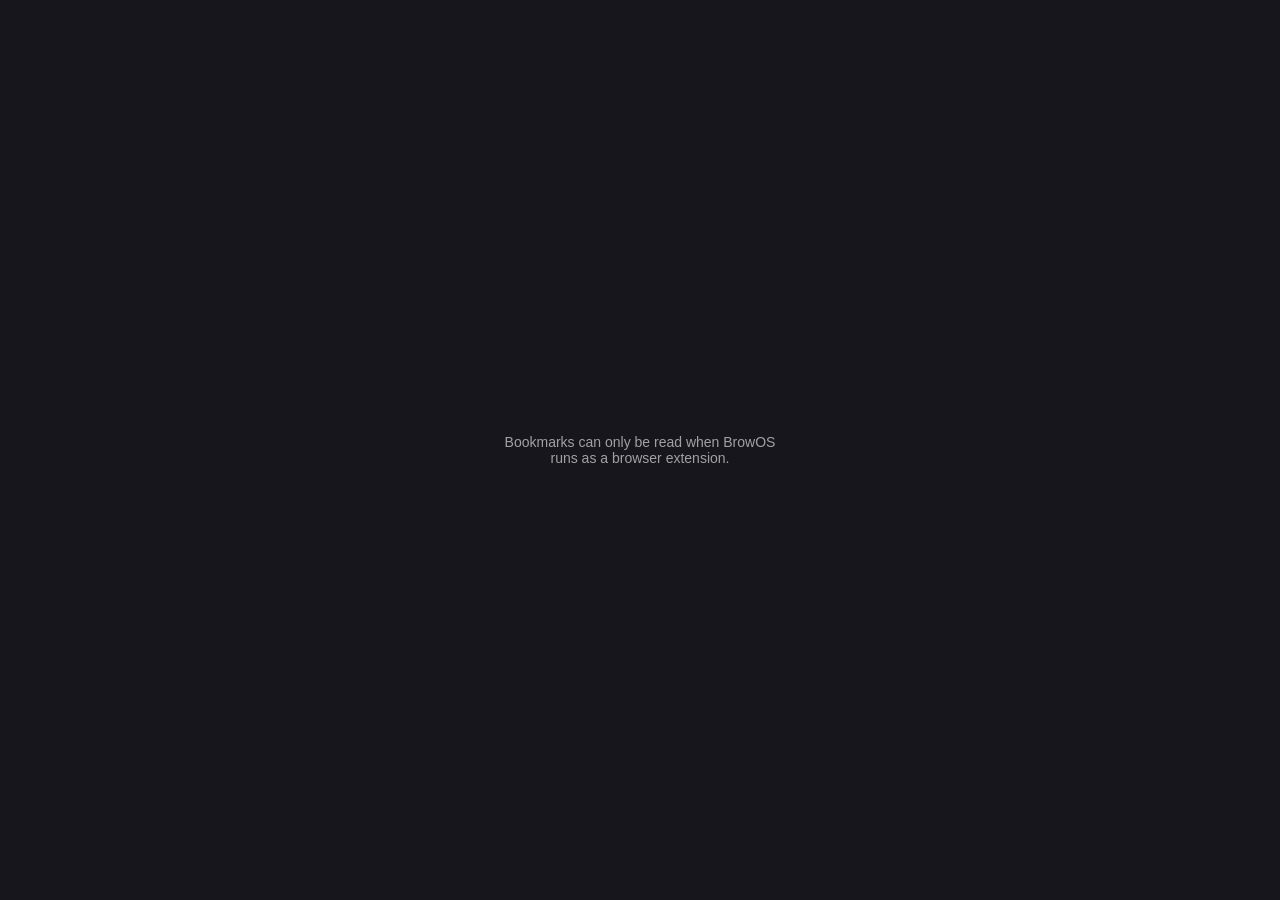
<file: apps/bookmarks/index.html>
<!DOCTYPE html>
<html lang="en">
<head>
	<meta charset="UTF-8">
	<meta name="description" content="Browse and search your browser bookmarks.">
	<title>Bookmarks</title>
	<link rel="stylesheet" href="../shared/base.css">
	<link rel="stylesheet" href="style.css">
</head>
<body>
	<div id="app" class="bookmarks"></div>
	<script src="../shared/theme.js"></script>
	<script src="app.js"></script>
</body>
</html>
</file>
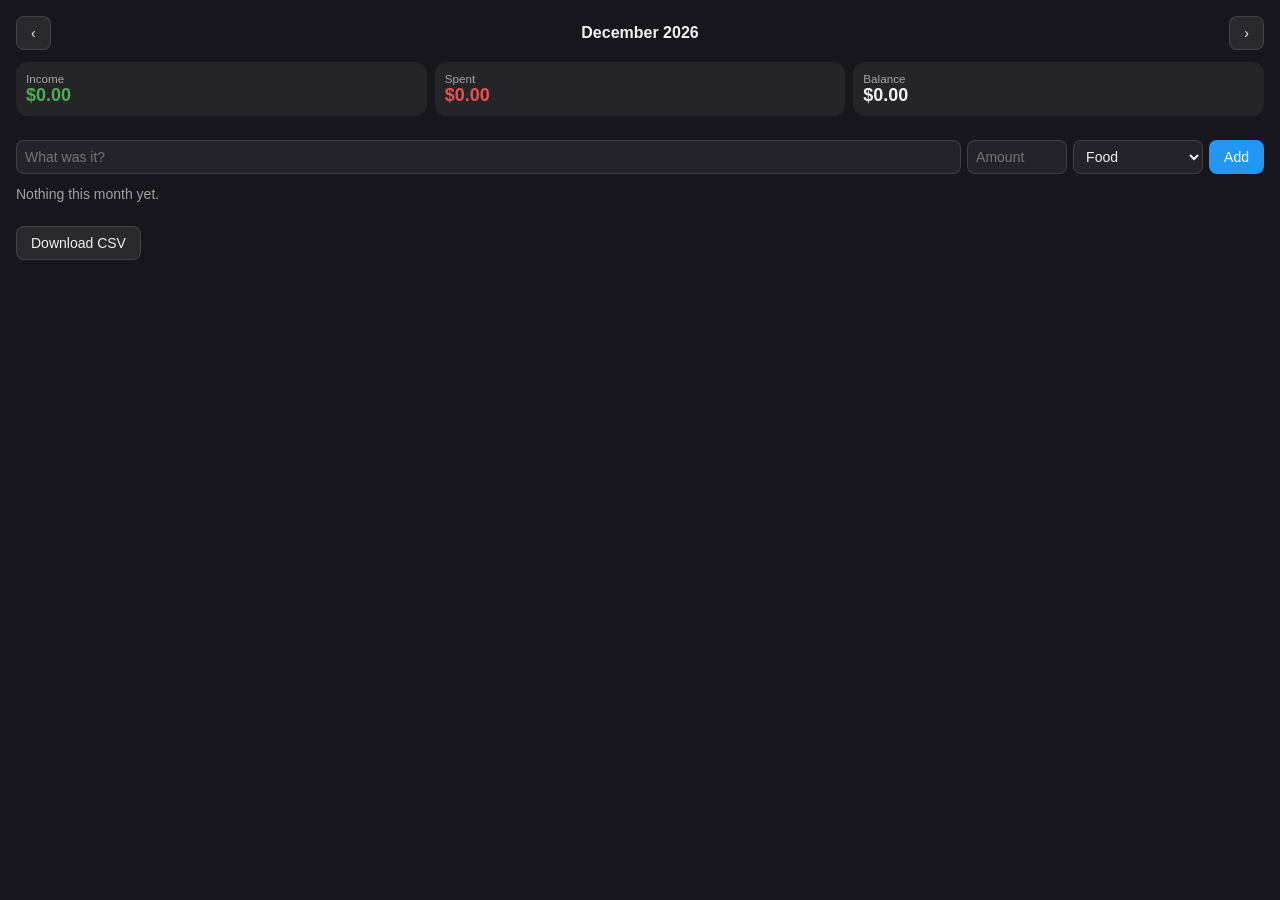
<file: apps/budget/index.html>
<!DOCTYPE html>
<html lang="en">
<head>
	<meta charset="UTF-8">
	<meta name="description" content="A simple income and expense tracker.">
	<title>Budget</title>
	<link rel="stylesheet" href="../shared/base.css">
	<link rel="stylesheet" href="style.css">
</head>
<body>
	<div id="app" class="budget"></div>
	<script src="../shared/theme.js"></script>
	<script src="app.js"></script>
</body>
</html>
</file>
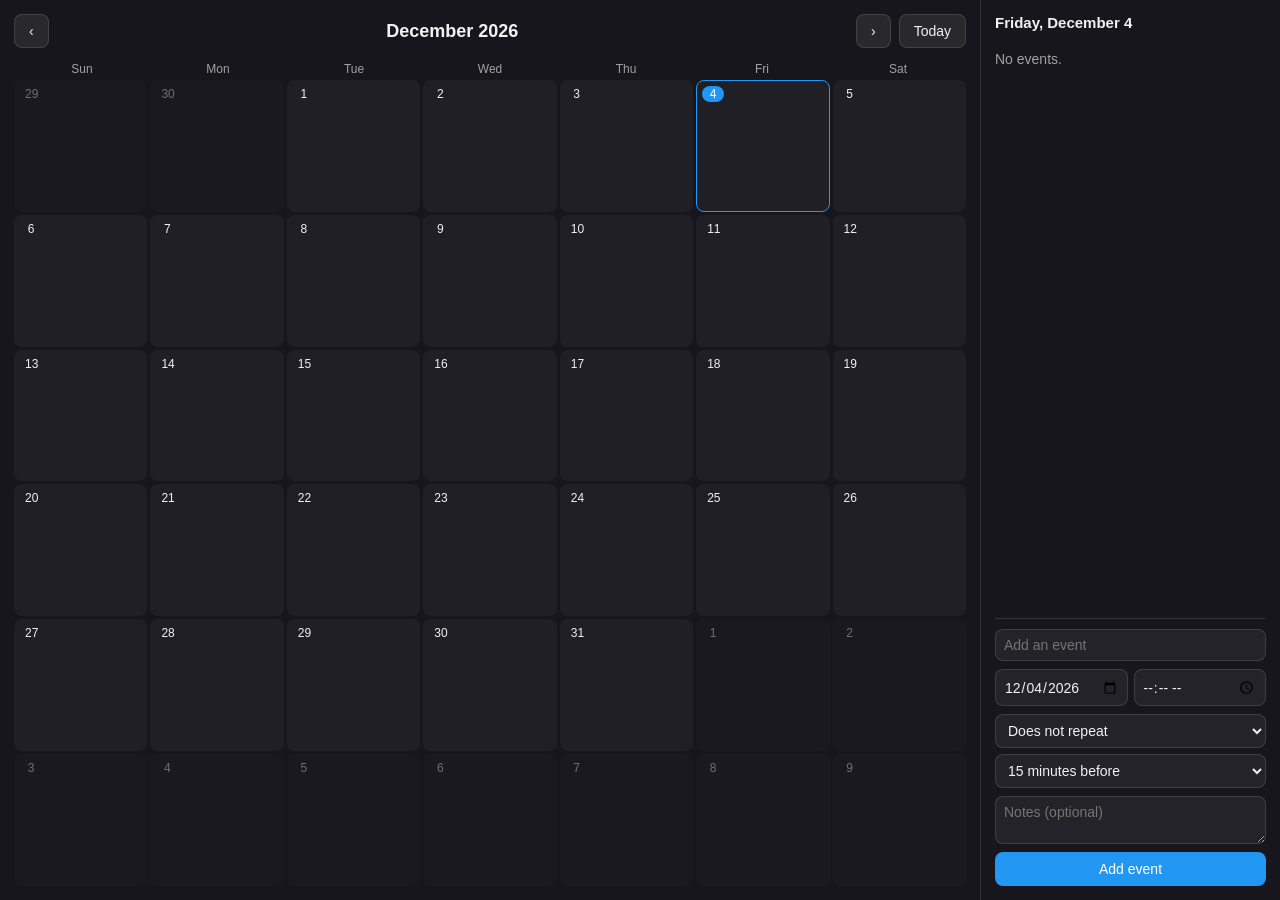
<file: apps/calendar/index.html>
<!DOCTYPE html>
<html lang="en">
<head>
	<meta charset="UTF-8">
	<meta name="description" content="A calendar with events, repeats and reminders. Everything stays in your browser.">
	<title>Calendar</title>
	<link rel="stylesheet" href="../shared/base.css">
	<link rel="stylesheet" href="style.css">
</head>
<body>
	<div class="cal">
		<section class="cal-month">
			<header>
				<button id="prev" aria-label="Previous month">‹</button>
				<h2 id="title"></h2>
				<button id="next" aria-label="Next month">›</button>
				<button id="today">Today</button>
			</header>
			<div class="cal-weekdays" id="weekdays"></div>
			<div class="cal-grid" id="grid" role="grid"></div>
		</section>

		<section class="cal-day">
			<h3 id="dayTitle"></h3>
			<ul class="cal-events" id="events"></ul>
			<div class="muted" id="noEvents">No events.</div>

			<form class="cal-form" id="form">
				<input type="text" id="fTitle" placeholder="Add an event" maxlength="120" autocomplete="off" required>
				<div class="row">
					<input type="date" id="fDate" required>
					<input type="time" id="fTime" title="Leave empty for an all day event">
				</div>
				<div class="row stack">
					<select id="fRepeat" title="Repeat">
						<option value="none">Does not repeat</option>
						<option value="daily">Every day</option>
						<option value="weekdays">Every weekday</option>
						<option value="weekly">Every week</option>
						<option value="monthly">Every month</option>
						<option value="yearly">Every year</option>
					</select>
					<select id="fRemind" title="Reminder">
						<option value="-1">No reminder</option>
						<option value="0">At the time</option>
						<option value="5">5 minutes before</option>
						<option value="15" selected>15 minutes before</option>
						<option value="30">30 minutes before</option>
						<option value="60">1 hour before</option>
						<option value="1440">1 day before</option>
					</select>
				</div>
				<textarea id="fNotes" placeholder="Notes (optional)" rows="2" maxlength="500"></textarea>
				<div class="row">
					<button class="primary" type="submit" id="save">Add event</button>
					<button type="button" id="cancel" hidden>Cancel</button>
				</div>
			</form>
		</section>
	</div>

	<script src="../shared/theme.js"></script>
	<script src="calendar-core.js"></script>
	<script src="app.js"></script>
</body>
</html>
</file>
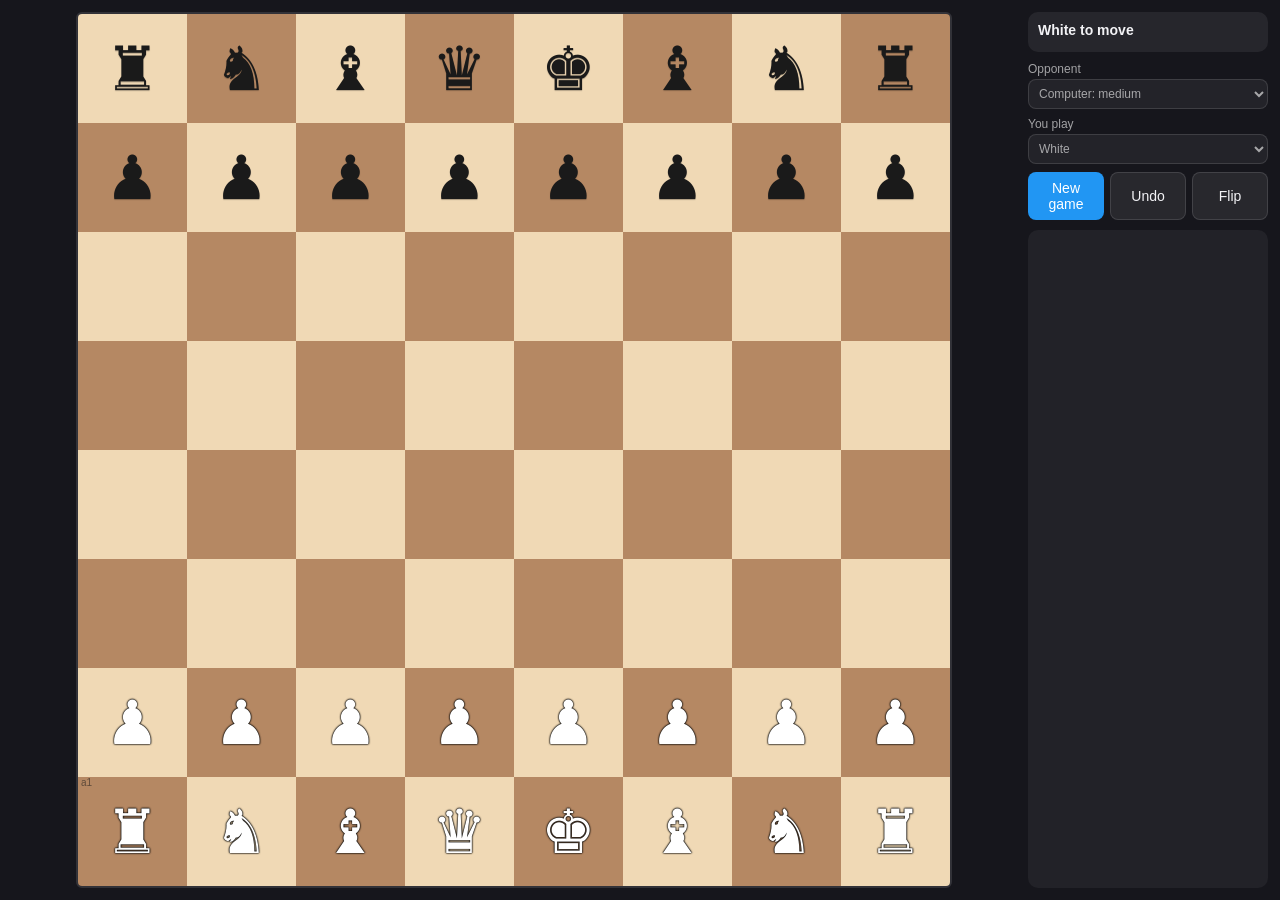
<file: apps/chess/index.html>
<!DOCTYPE html>
<html lang="en">
<head>
	<meta charset="UTF-8">
	<meta name="description" content="Play chess against the computer or a friend on the same screen.">
	<title>Chess</title>
	<link rel="stylesheet" href="../shared/base.css">
	<link rel="stylesheet" href="style.css">
</head>
<body>
	<div class="chess">
		<div class="chess-main">
			<div class="board-wrap"><div class="board" id="board" role="grid" aria-label="Chess board"></div></div>
			<div class="promo" id="promo" hidden></div>
		</div>
		<aside class="chess-side">
			<div class="chess-status" id="status" role="status"></div>
			<div class="chess-controls">
				<label>Opponent
					<select id="mode">
						<option value="1">Computer: easy</option>
						<option value="2" selected>Computer: medium</option>
						<option value="3">Computer: hard</option>
						<option value="0">Two players</option>
					</select>
				</label>
				<label>You play
					<select id="side"><option value="w">White</option><option value="b">Black</option></select>
				</label>
				<div class="row">
					<button id="newGame" class="primary">New game</button>
					<button id="undo">Undo</button>
					<button id="flip">Flip</button>
				</div>
			</div>
			<ol class="chess-moves" id="moves"></ol>
		</aside>
	</div>
	<script src="../shared/theme.js"></script>
	<script src="chess-core.js"></script>
	<script src="app.js"></script>
</body>
</html>
</file>
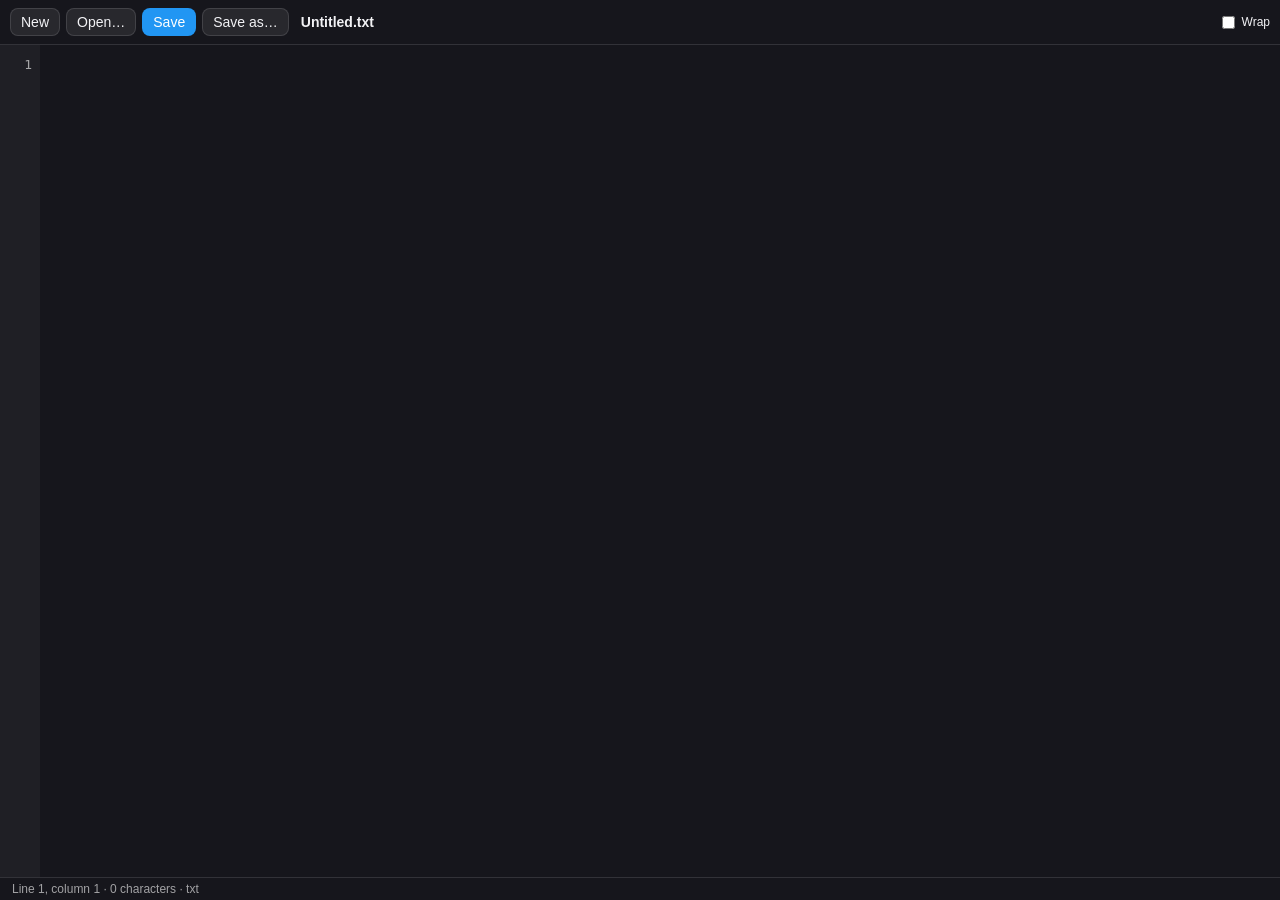
<file: apps/codeeditor/index.html>
<!DOCTYPE html>
<html lang="en">
<head>
	<meta charset="UTF-8">
	<meta name="description" content="A small code and text editor with syntax colors that saves to Files.">
	<title>Code Editor</title>
	<link rel="stylesheet" href="../shared/base.css">
	<link rel="stylesheet" href="style.css">
</head>
<body>
	<div class="ce">
		<div class="ce-bar">
			<button id="newButton">New</button>
			<button id="openButton">Open…</button>
			<button id="saveButton" class="primary">Save</button>
			<button id="saveAsButton">Save as…</button>
			<span class="ce-name" id="name">Untitled.txt</span>
			<label class="ce-wrap"><input type="checkbox" id="wrap"> Wrap</label>
		</div>
		<div class="ce-editor" id="editor">
			<pre class="ce-lines" id="lines" aria-hidden="true"></pre>
			<div class="ce-code">
				<pre class="ce-highlight" id="highlight" aria-hidden="true"></pre>
				<textarea id="text" spellcheck="false" autocapitalize="off" autocomplete="off" aria-label="Editor"></textarea>
			</div>
		</div>
		<div class="ce-status muted" id="status"></div>
		<input type="file" id="fileInput" hidden>
	</div>
	<script src="../shared/theme.js"></script>
	<script src="highlight.js"></script>
	<script src="app.js"></script>
</body>
</html>
</file>
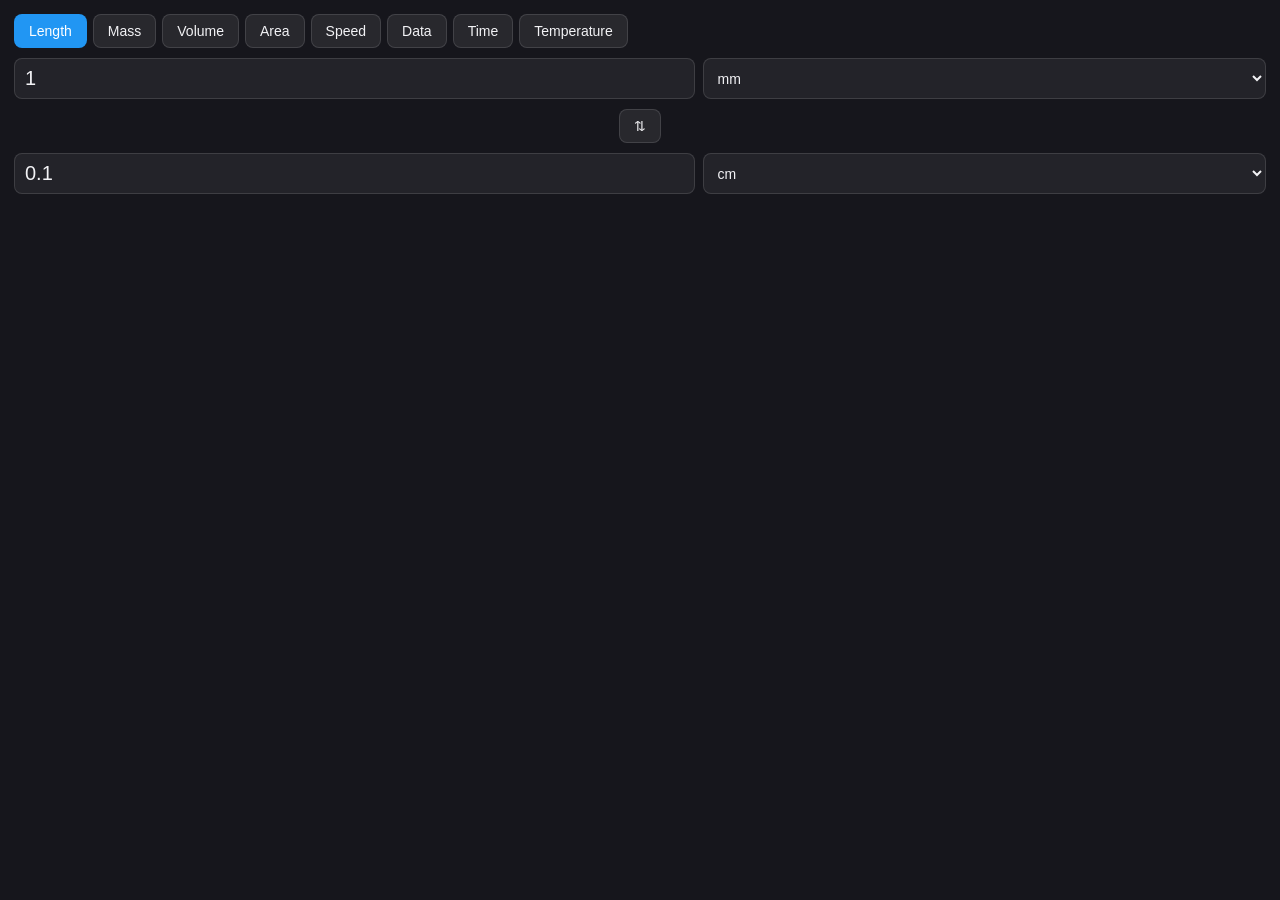
<file: apps/converter/index.html>
<!DOCTYPE html>
<html lang="en">
<head>
	<meta charset="UTF-8">
	<meta name="description" content="Converter">
	<title>Converter</title>
	<link rel="stylesheet" href="../shared/base.css">
	<link rel="stylesheet" href="style.css">
</head>
<body>
	<div class="cv"><div class="cv-tabs" id="tabs" role="tablist"></div><div class="cv-row"><input type="number" id="from" step="any" value="1" aria-label="Value"><select id="fromU" aria-label="From unit"></select></div><button id="swap" title="Swap units">⇅</button><div class="cv-row"><input type="text" id="to" readonly aria-label="Result"><select id="toU" aria-label="To unit"></select></div><p class="muted" id="note"></p></div>
	<script src="../shared/theme.js"></script>
	<script src="app.js"></script>
</body>
</html>
</file>
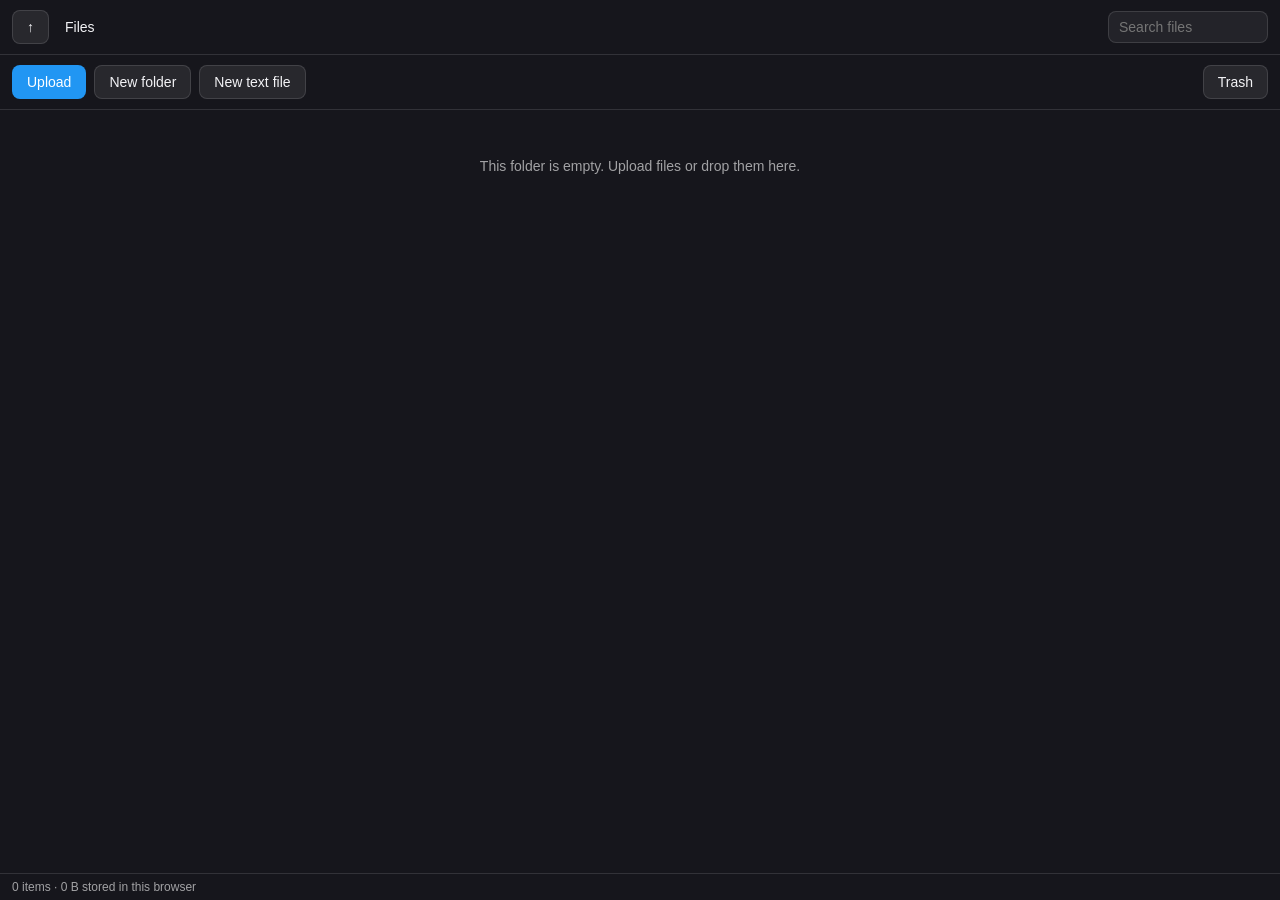
<file: apps/files/index.html>
<!DOCTYPE html>
<html lang="en">
<head>
	<meta charset="UTF-8">
	<meta name="description" content="Browse, upload and organize files stored in your browser.">
	<title>Files</title>
	<link rel="stylesheet" href="../shared/base.css">
	<link rel="stylesheet" href="style.css">
</head>
<body>
	<div class="fm">
		<div class="fm-bar">
			<button id="upButton" title="Up one folder">↑</button>
			<div class="fm-path" id="path"></div>
			<input type="search" id="search" placeholder="Search files" autocomplete="off">
		</div>

		<div class="fm-bar fm-actions">
			<button id="uploadButton" class="primary">Upload</button>
			<button id="newFolderButton">New folder</button>
			<button id="newFileButton">New text file</button>
			<span class="fm-spacer"></span>
			<button id="trashButton" title="Trash">Trash</button>
			<button id="emptyTrashButton" hidden>Empty trash</button>
		</div>

		<div class="fm-main" id="main">
			<ul class="fm-list" id="list"></ul>
			<div class="fm-empty muted" id="empty" hidden></div>
			<div class="fm-drop" id="drop" hidden>Drop files to upload</div>
		</div>

		<div class="fm-status muted" id="status"></div>
		<input type="file" id="fileInput" multiple hidden>
	</div>

	<script src="../shared/theme.js"></script>
	<script src="app.js"></script>
</body>
</html>
</file>
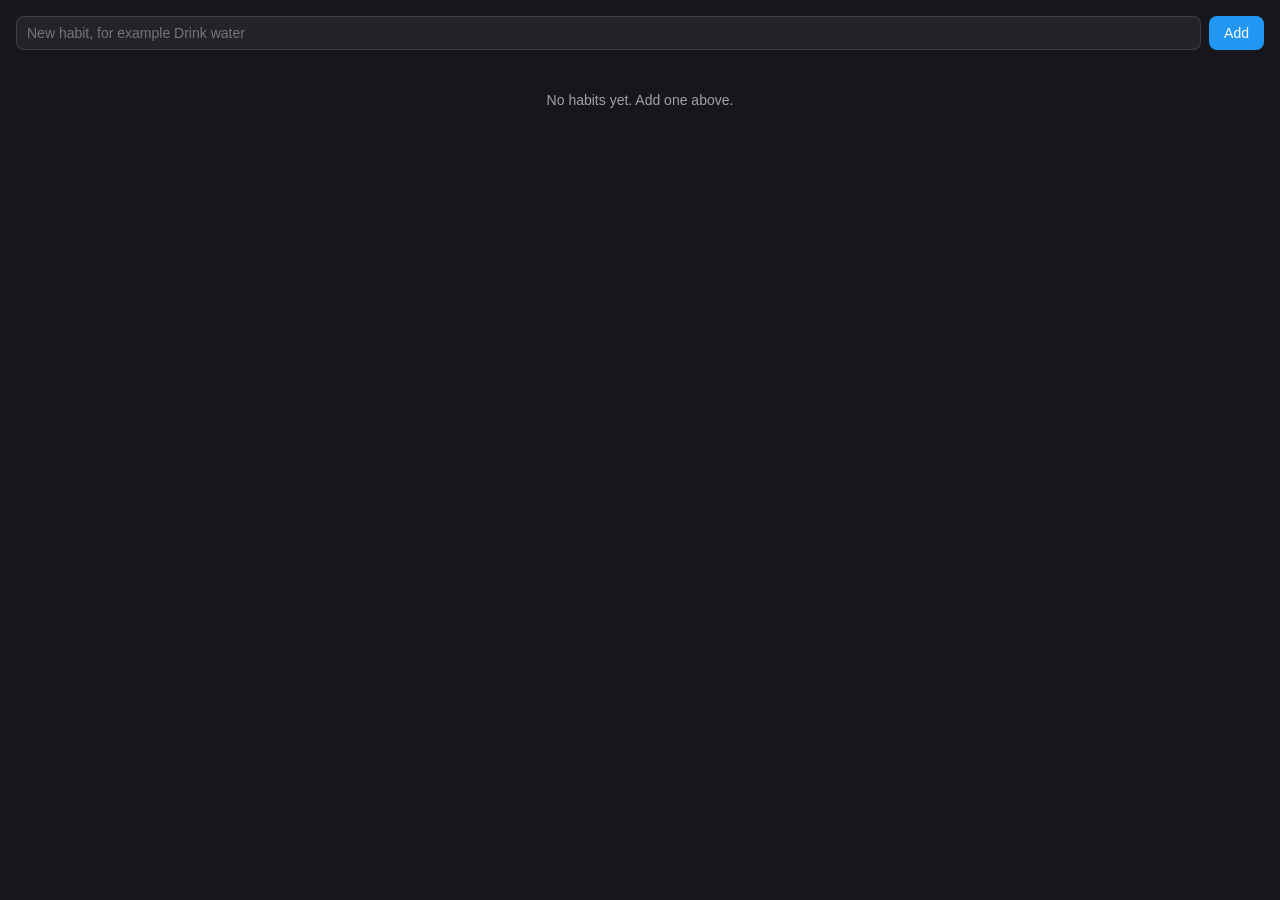
<file: apps/habits/index.html>
<!DOCTYPE html>
<html lang="en">
<head>
	<meta charset="UTF-8">
	<meta name="description" content="Track daily habits and keep your streaks going.">
	<title>Habits</title>
	<link rel="stylesheet" href="../shared/base.css">
	<link rel="stylesheet" href="style.css">
</head>
<body>
	<div id="app" class="habits"></div>
	<script src="../shared/theme.js"></script>
	<script src="app.js"></script>
</body>
</html>
</file>
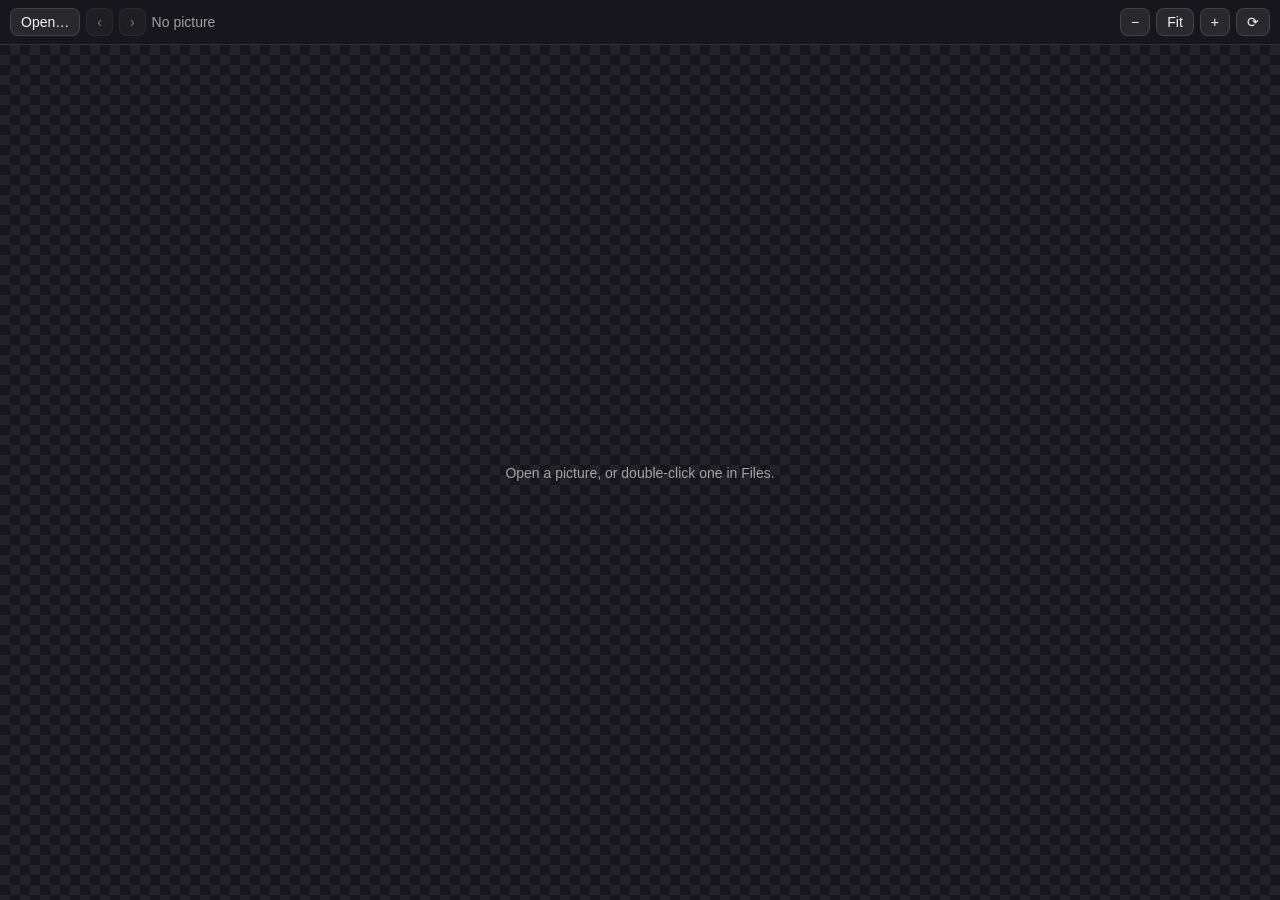
<file: apps/imageviewer/index.html>
<!DOCTYPE html>
<html lang="en">
<head>
	<meta charset="UTF-8">
	<meta name="description" content="View pictures from your files or your computer.">
	<title>Image Viewer</title>
	<link rel="stylesheet" href="../shared/base.css">
	<link rel="stylesheet" href="style.css">
</head>
<body>
	<div class="iv">
		<div class="iv-bar">
			<button id="openButton">Open…</button>
			<button id="prev" title="Previous picture in the folder" disabled>‹</button>
			<button id="next" title="Next picture in the folder" disabled>›</button>
			<span class="iv-name muted" id="name">No picture</span>
			<button id="zoomOut" title="Zoom out">−</button>
			<button id="fit" title="Fit to window">Fit</button>
			<button id="zoomIn" title="Zoom in">+</button>
			<button id="rotate" title="Rotate">⟳</button>
			<button id="saveButton" title="Keep a copy in Files" hidden>Save to Files</button>
		</div>
		<div class="iv-stage" id="stage"><div class="iv-empty muted" id="empty">Open a picture, or double-click one in Files.</div><img id="img" alt="" hidden></div>
		<input type="file" id="fileInput" accept="image/*" hidden>
	</div>
	<script src="../shared/theme.js"></script>
	<script src="app.js"></script>
</body>
</html>
</file>
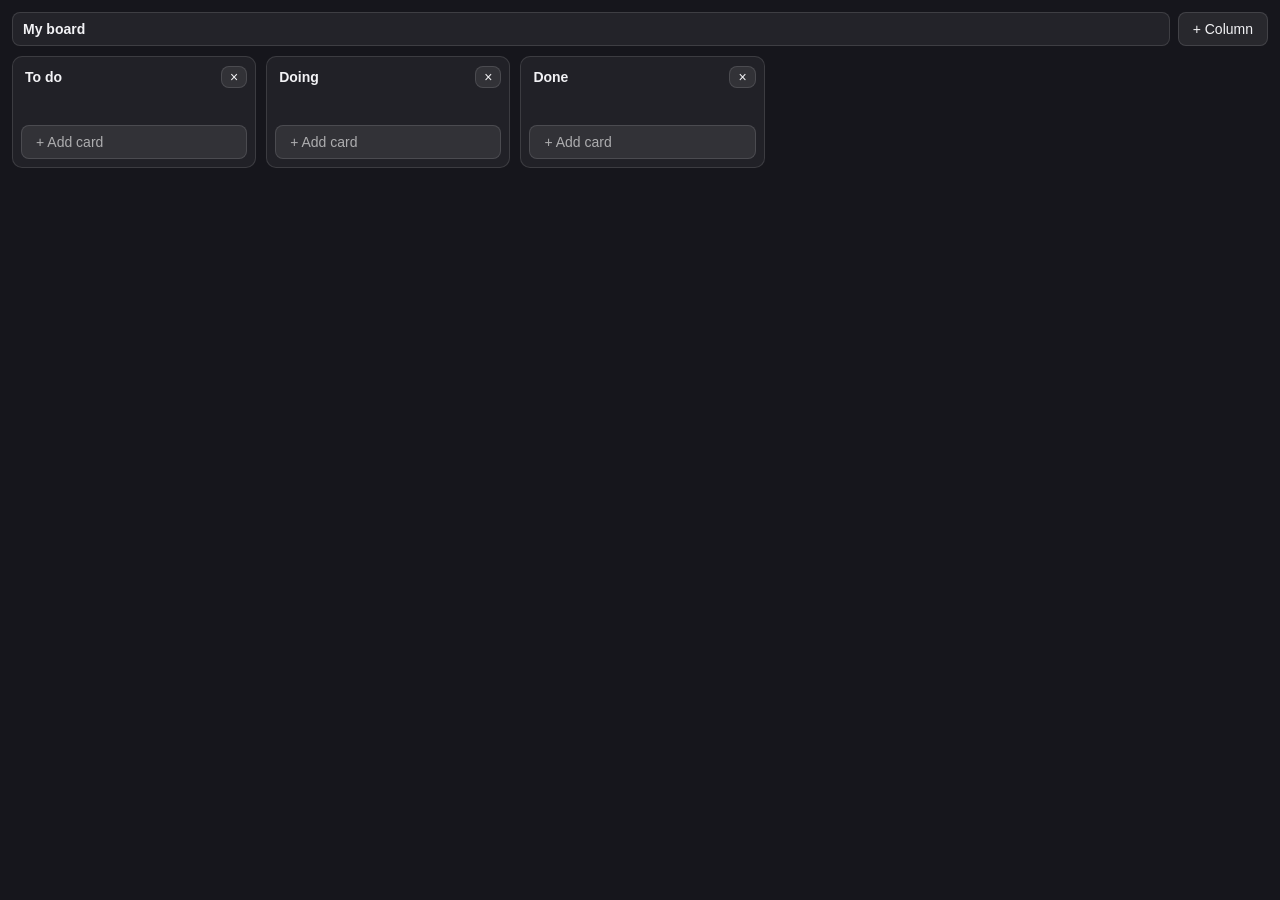
<file: apps/kanban/index.html>
<!DOCTYPE html>
<html lang="en">
<head>
	<meta charset="UTF-8">
	<meta name="description" content="Kanban">
	<title>Kanban</title>
	<link rel="stylesheet" href="../shared/base.css">
	<link rel="stylesheet" href="style.css">
</head>
<body>
	<div class="kb"><div class="kb-top"><input type="text" id="boardName" aria-label="Board name"><button id="addCol">+ Column</button></div><div class="kb-board" id="board"></div></div>
	<script src="../shared/theme.js"></script>
	<script src="app.js"></script>
</body>
</html>
</file>
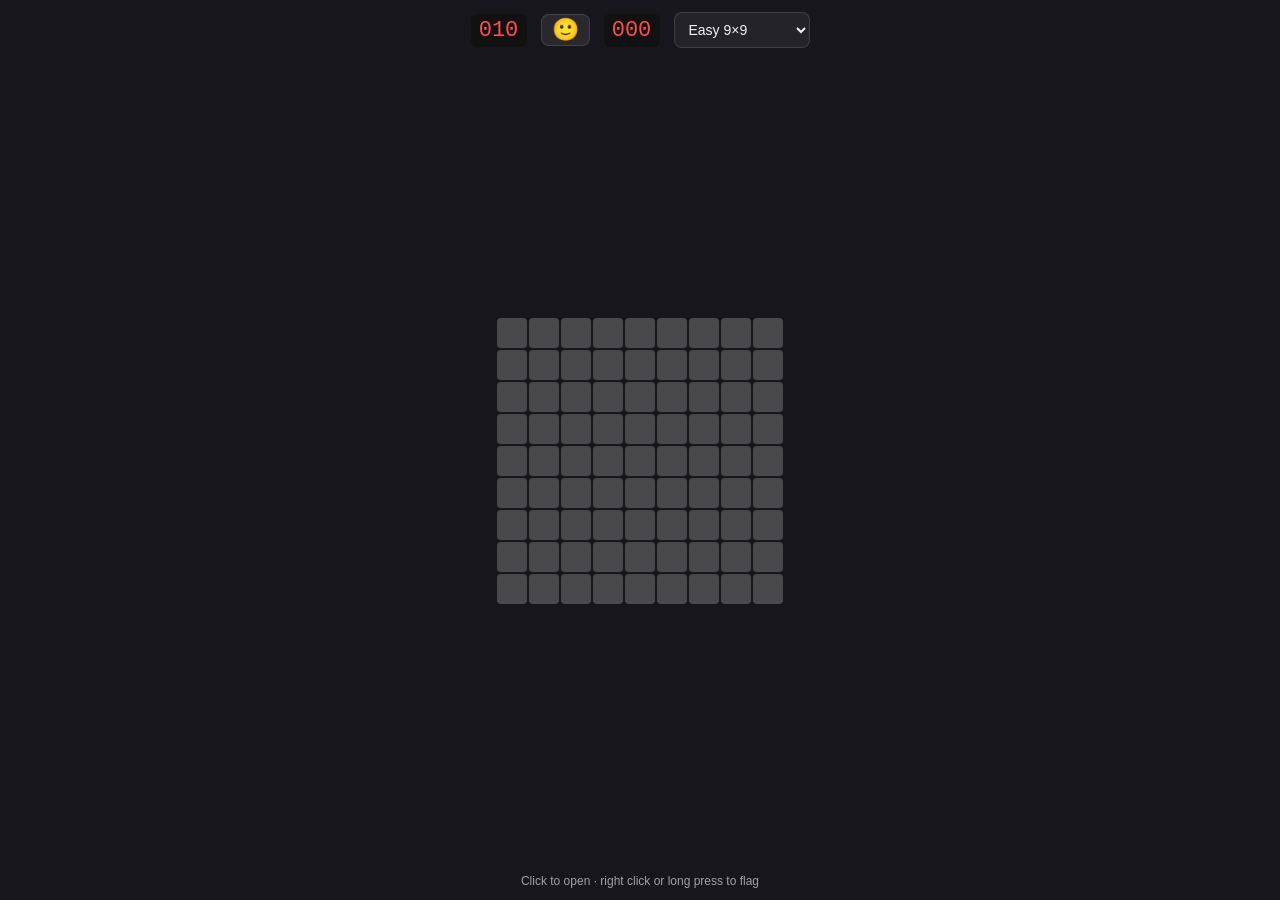
<file: apps/minesweeper/index.html>
<!DOCTYPE html>
<html lang="en">
<head>
	<meta charset="UTF-8">
	<meta name="description" content="The classic mine finding game, with three difficulty levels.">
	<title>Minesweeper</title>
	<link rel="stylesheet" href="../shared/base.css">
	<link rel="stylesheet" href="style.css">
</head>
<body>
	<div class="mines">
		<div class="mines-top">
			<span class="mines-counter" id="flags" title="Mines left">010</span>

			<button id="face" title="New game">🙂</button>

			<span class="mines-counter" id="timer" title="Time">000</span>

			<select id="level" title="Difficulty">
				<option value="easy">Easy 9×9</option>
				<option value="medium">Medium 16×16</option>
				<option value="hard">Hard 24×16</option>
			</select>
		</div>

		<div class="mines-wrap">
			<div class="mines-board" id="board"></div>
		</div>

		<div class="mines-help muted">Click to open · right click or long press to flag</div>
	</div>

	<script src="../shared/theme.js"></script>
	<script src="app.js"></script>
</body>
</html>
</file>
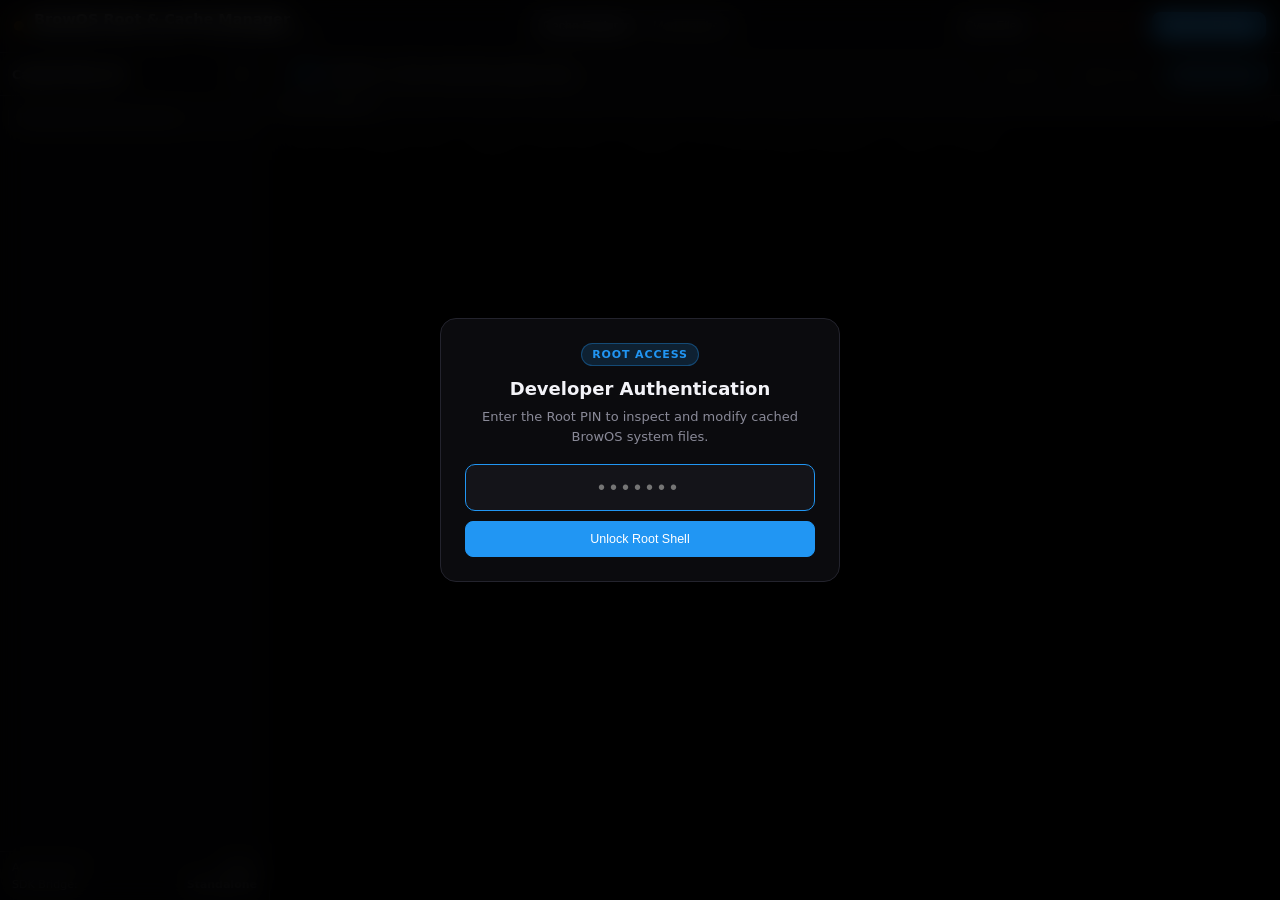
<file: apps/modmanager/index.html>
<!DOCTYPE html>
<html lang="en">
<head>
	<meta charset="UTF-8">
	<meta name="viewport" content="width=device-width, initial-scale=1.0">
	<title>BrowOS Root &amp; Cache Explorer</title>
	<link rel="stylesheet" href="style.css">
	<script src="../../sdk/browos-sdk.js"></script>
</head>
<body>
	<!-- PIN Lock Overlay -->
	<div class="overlay" id="pinOverlay">
		<div class="modal-card pin-card">
			<div class="lock-badge">ROOT ACCESS</div>
			<h2>Developer Authentication</h2>
			<p>Enter the Root PIN to inspect and modify cached BrowOS system files.</p>
			<form id="pinForm" autocomplete="off">
				<input type="password" id="pinInput" inputmode="numeric" maxlength="12" placeholder="•••••••" autofocus>
				<div class="pin-error" id="pinError" hidden>Incorrect PIN</div>
				<button type="submit" class="btn primary full">Unlock Root Shell</button>
			</form>
		</div>
	</div>

	<!-- Warning / Confirmation Modal -->
	<div class="overlay" id="confirmOverlay" hidden>
		<div class="modal-card warn-card">
			<div class="warn-badge" id="confirmBadge">SYSTEM WARNING</div>
			<h2 id="confirmTitle">Root Cache Modification</h2>
			<p id="confirmMessage"></p>
			<div class="modal-actions">
				<button class="btn secondary" id="confirmCancelBtn">Cancel</button>
				<button class="btn danger" id="confirmProceedBtn">Continue</button>
			</div>
		</div>
	</div>

	<!-- Rooting Progress Animation Overlay -->
	<div class="overlay" id="bootAnimOverlay" hidden>
		<div class="modal-card anim-card">
			<div class="spinner-ring"></div>
			<h2 id="animTitle">Patching Offline PWA Cache…</h2>
			<div class="progress-track">
				<div class="progress-fill" id="animProgress"></div>
			</div>
			<div class="boot-log" id="animLog"></div>
		</div>
	</div>

	<!-- Main App Shell -->
	<div class="app">
		<header class="topbar">
			<div class="brand">
				<div class="status-dot" id="statusDot"></div>
				<div>
					<h1>BrowOS Root &amp; Cache Manager</h1>
					<p id="statusText">Scanning Offline PWA Storage…</p>
				</div>
			</div>

			<div class="nav-switch">
				<button class="nav-pill active" data-view="explorerView">Cache Explorer</button>
				<button class="nav-pill" data-view="modsView">Mod Patcher</button>
			</div>

			<div class="top-actions">
				<button class="btn secondary" id="backupFilesBtn" title="Export mods to BrowOS Files">Sync Files</button>
				<button class="btn danger" id="unrootBtn" disabled>Restore Stock</button>
				<button class="btn primary" id="applyBtn">Patch &amp; Reboot</button>
			</div>
		</header>

		<div class="toast-banner" id="banner" hidden></div>

		<!-- VIEW 1: REAL CACHE FILE EXPLORER -->
		<main class="view active" id="explorerView">
			<aside class="tree-sidebar">
				<div class="panel-header">
					<span>Cached Files (<span id="fileCount">0</span>)</span>
					<button class="btn small secondary" id="refreshCacheBtn">↻</button>
				</div>
				<input type="text" class="search-box" id="treeSearch" placeholder="Filter path (e.g. icons/ or js/)…" spellcheck="false">
				<div class="file-tree" id="fileTree"></div>
				<div class="sidebar-footer">
					<div class="info-line"><span>Active Cache:</span> <strong id="cacheName">—</strong></div>
					<div class="info-line"><span>SDK Bridge:</span> <strong id="sdkStatus">—</strong></div>
				</div>
			</aside>

			<section class="inspector-panel">
				<div class="inspector-bar">
					<div class="path-pill">
						<span class="path-label">PATH:</span>
						<code id="selectedFilePath">Select a file from the cache tree</code>
					</div>
					<div class="inspector-actions">
						<button class="btn small secondary" id="copyPathBtn" disabled>Copy Path</button>
						<button class="btn small secondary" id="useInModBtn" disabled>Target in Mod</button>
						<label class="btn small primary upload-label disabled" id="replaceUploadLabel">
							Replace File…
							<input type="file" id="replaceFileInput" hidden disabled>
						</label>
					</div>
				</div>

				<div class="file-meta" id="fileMeta">No file selected</div>
				<div class="image-preview-box" id="imagePreviewBox" hidden>
					<img id="imagePreviewImg" alt="Cached asset preview">
				</div>
				<textarea id="filePreview" readonly spellcheck="false" placeholder="Click any cached file or image on the left to inspect its offline PWA contents or copy its path…"></textarea>
			</section>
		</main>

		<!-- VIEW 2: MOD PATCHER -->
		<main class="view" id="modsView">
			<aside class="mod-sidebar">
				<div class="panel-header">
					<span>Modules</span>
					<button class="btn small primary" id="newModBtn">+ New</button>
				</div>
				<div class="mod-list" id="modList"></div>
				<div class="sidebar-footer">
					<div class="info-line"><span>Safe Mode URL:</span> <code>?safemode=1</code></div>
				</div>
			</aside>

			<section class="editor-panel">
				<div class="editor-header">
					<input type="text" id="modNameInput" placeholder="Module name" spellcheck="false">
					<label class="toggle">
						<input type="checkbox" id="modEnabledInput">
						<span>Enabled</span>
					</label>
					<button class="btn small danger" id="deleteModBtn">Delete</button>
				</div>

				<div class="target-bar">
					<label class="target-field">
						<span>Target File Path:</span>
						<input type="text" id="modTargetInput" placeholder="e.g. index.html or icons/settings-icon.png" spellcheck="false">
					</label>
					<button class="btn small secondary" id="pastePathBtn">Paste Path</button>
					<select id="modModeSelect">
						<option value="inject">Inject (JS / CSS)</option>
						<option value="append">Append to File</option>
						<option value="replace">Overwrite Entire File</option>
					</select>
				</div>

				<div class="tabs" id="editorTabs">
					<button class="tab active" data-tab="js">JavaScript</button>
					<button class="tab" data-tab="css">CSS</button>
				</div>

				<div class="mod-image-preview" id="modImagePreviewBox" hidden>
					<img id="modImagePreviewImg" alt="Replacement image preview">
					<span id="modImageInfo"></span>
				</div>

				<textarea id="codeEditor" spellcheck="false" placeholder="// Write code, paste file contents, or load an image/file below…"></textarea>

				<div class="editor-footer">
					<span id="editorHint">Target any cached file or image path from Cache Explorer.</span>
					<div class="footer-btns">
						<label class="btn small secondary upload-label">
							Load Image / File…
							<input type="file" id="loadModFileInput" hidden>
						</label>
						<button class="btn small primary" id="saveModBtn">Save Module</button>
					</div>
				</div>
			</section>
		</main>
	</div>

	<script src="app.js"></script>
</body>
</html>
</file>
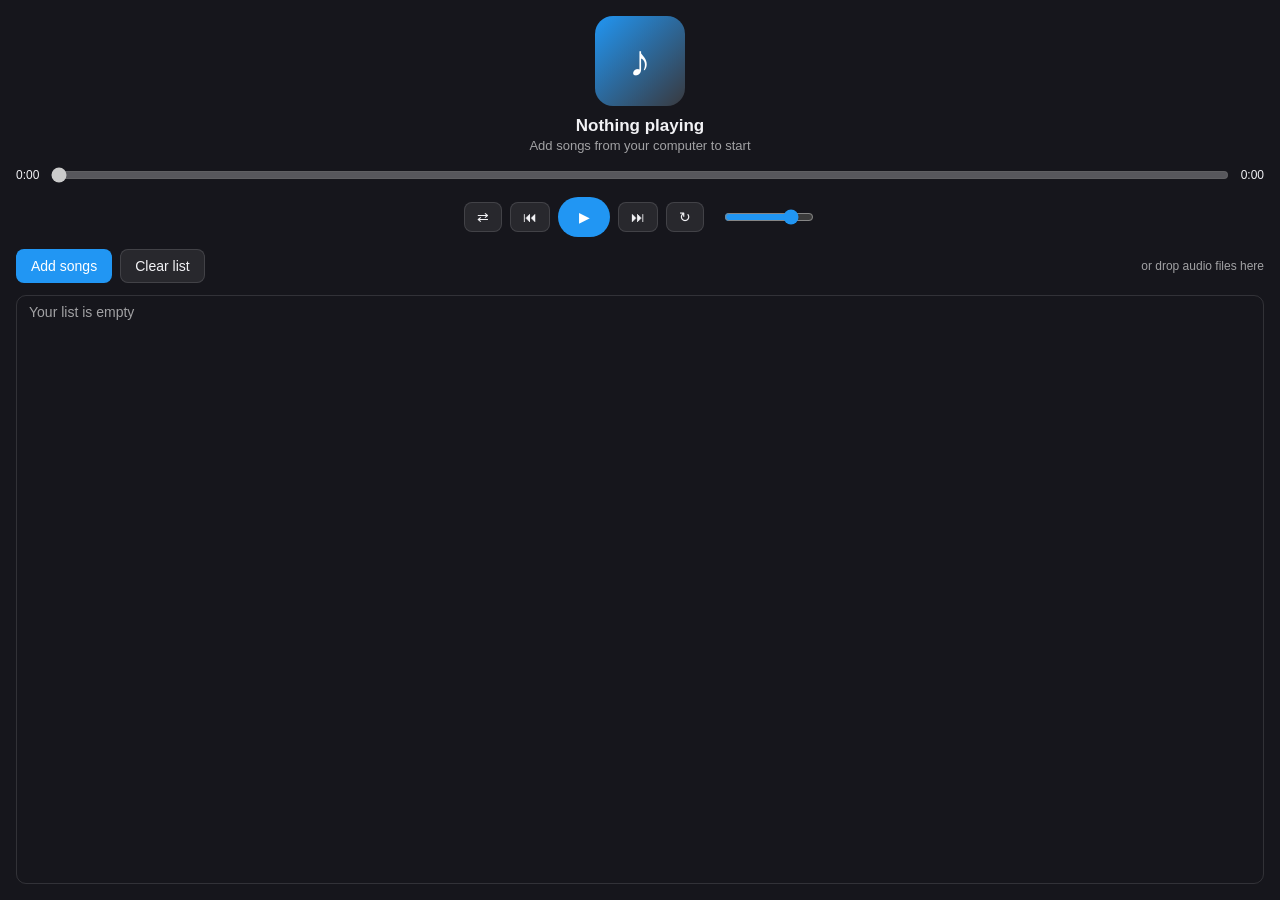
<file: apps/music/index.html>
<!DOCTYPE html>
<html lang="en">
<head>
	<meta charset="UTF-8">
	<meta name="description" content="Play music files from your computer.">
	<title>Music</title>
	<link rel="stylesheet" href="../shared/base.css">
	<link rel="stylesheet" href="style.css">
</head>
<body>
	<div class="music" id="dropZone">
		<div class="music-now">
			<div class="music-art" id="art">♪</div>
			<div class="music-title" id="title">Nothing playing</div>
			<div class="music-sub muted" id="subtitle">Add songs from your computer to start</div>
		</div>

		<div class="music-seek">
			<span id="current">0:00</span>
			<input type="range" id="seek" min="0" max="1000" value="0" disabled>
			<span id="total">0:00</span>
		</div>

		<div class="music-controls">
			<button id="shuffleButton" title="Shuffle">⇄</button>
			<button id="prevButton" title="Previous">⏮</button>
			<button class="primary music-play" id="playButton" title="Play / pause">▶</button>
			<button id="nextButton" title="Next">⏭</button>
			<button id="repeatButton" title="Repeat: off">↻</button>

			<input type="range" id="volume" min="0" max="100" value="80" title="Volume">
		</div>

		<div class="music-bar">
			<label class="music-add">
				<button type="button" id="addButton" class="primary">Add songs</button>
				<input type="file" id="fileInput" accept="audio/*" multiple hidden>
			</label>

			<button id="clearButton">Clear list</button>
			<span class="muted music-hint">or drop audio files here</span>
		</div>

		<ul class="music-list" id="list"></ul>
	</div>

	<audio id="audio" preload="metadata"></audio>

	<script src="../shared/theme.js"></script>
	<script src="app.js"></script>
</body>
</html>
</file>
<file: apps/shared/base.css>
/* Shared look for BrowOS apps (follows the desktop theme and accent color) */

:root {
	--accent: #2196f3;
	--bg: #16161c;
	--panel: 255, 255, 255;
	--text: #f2f2f5;
	--muted: rgba(255, 255, 255, 0.6);
	--line: rgba(255, 255, 255, 0.12);
	--danger: #e5534b;
}

:root.light-mode {
	--bg: #f6f6f9;
	--panel: 0, 0, 0;
	--text: #1d1d1f;
	--muted: rgba(0, 0, 0, 0.55);
	--line: rgba(0, 0, 0, 0.12);
}

* {
	box-sizing: border-box;
}

html,
body {
	margin: 0;
	height: 100%;
}

body {
	background: var(--bg);
	color: var(--text);
	font-family: Arial, sans-serif;
	font-size: 14px;
	overflow: hidden;
}

button,
input,
select,
textarea {
	font: inherit;
	color: inherit;
}

button {
	padding: 8px 14px;
	border: 1px solid var(--line);
	border-radius: 8px;
	background: rgba(var(--panel), 0.08);
	cursor: pointer;
}

button:hover {
	background: rgba(var(--panel), 0.15);
}

button.primary {
	border-color: transparent;
	background: var(--accent);
	color: white;
}

button.primary:hover {
	filter: brightness(1.1);
}

button:disabled {
	opacity: 0.45;
	cursor: default;
}

input[type="text"],
input[type="number"],
input[type="search"],
select {
	padding: 8px 10px;
	border: 1px solid var(--line);
	border-radius: 8px;
	background: rgba(var(--panel), 0.06);
	outline: none;
}

input[type="text"]:focus,
input[type="number"]:focus,
input[type="search"]:focus,
select:focus {
	border-color: var(--accent);
}

input[type="range"],
input[type="checkbox"] {
	accent-color: var(--accent);
}

.muted {
	color: var(--muted);
}

[hidden] {
	display: none !important;
}
</file>
<file: apps/bookmarks/style.css>
.bookmarks { height: 100%; display: flex; flex-direction: column; }
.bk-bar { display: flex; gap: 8px; padding: 10px 12px; border-bottom: 1px solid var(--line); }
.bk-bar input { flex: 1; min-width: 0; padding: 8px 10px; border: 1px solid var(--line); border-radius: 8px; background: rgba(var(--panel), 0.06); }
.bk-path { display: flex; flex-wrap: wrap; gap: 2px; padding: 6px 10px; font-size: 12px; }
.bk-path button { padding: 2px 6px; border: 0; background: transparent; }
.bk-list { flex: 1; overflow-y: auto; padding: 4px 8px 10px; }
.bk-item { display: flex; align-items: center; gap: 10px; width: 100%; padding: 8px 10px; border: 0; border-radius: 8px; background: transparent; text-align: left; color: inherit; text-decoration: none; }
.bk-item:hover { background: rgba(var(--panel), 0.1); }
.bk-item img { width: 18px; height: 18px; flex: none; }
.bk-item span { min-width: 0; overflow: hidden; text-overflow: ellipsis; white-space: nowrap; }
.bk-item small { color: var(--muted); margin-left: auto; padding-left: 10px; flex: none; max-width: 40%; overflow: hidden; text-overflow: ellipsis; }
.bk-note { margin: auto; max-width: 340px; padding: 20px; text-align: center; display: flex; flex-direction: column; gap: 12px; align-items: center; }
</file>
<file: apps/budget/style.css>
.budget { height: 100%; display: flex; flex-direction: column; gap: 12px; padding: 16px; overflow-y: auto; }
.b-top { display: flex; align-items: center; gap: 8px; }
.b-top h2 { flex: 1; margin: 0; font-size: 16px; text-align: center; }
.b-cards { display: grid; grid-template-columns: repeat(3, 1fr); gap: 8px; }
.b-card { padding: 10px; border-radius: 12px; background: rgba(var(--panel), 0.06); }
.b-card small { color: var(--muted); display: block; }
.b-card b { font-size: 18px; }
.b-card.in b { color: #4caf50; } .b-card.out b { color: var(--danger); }
.b-bars { display: flex; flex-direction: column; gap: 5px; }
.b-bar { display: grid; grid-template-columns: 110px 1fr 80px; gap: 8px; align-items: center; font-size: 12px; }
.b-track { height: 10px; border-radius: 5px; background: rgba(var(--panel), 0.08); overflow: hidden; }
.b-fill { height: 100%; background: var(--accent); }
.b-form { display: grid; grid-template-columns: 1fr 100px 130px auto; gap: 6px; }
.b-form input, .b-form select { padding: 7px 8px; border: 1px solid var(--line); border-radius: 8px; background: rgba(var(--panel), 0.06); min-width: 0; }
.b-form select option { color: #000; }
.b-list { list-style: none; margin: 0; padding: 0; display: flex; flex-direction: column; gap: 4px; }
.b-item { display: grid; grid-template-columns: 56px 1fr auto auto; gap: 10px; align-items: center; padding: 7px 10px; border-radius: 8px; background: rgba(var(--panel), 0.05); font-size: 13px; }
.b-item .amt.in { color: #4caf50; } .b-item .amt.out { color: var(--danger); }
.b-item button { padding: 1px 7px; }
.b-tools { display: flex; gap: 6px; flex-wrap: wrap; }
@media (max-width: 560px) { .b-form { grid-template-columns: 1fr 1fr; } }
</file>
<file: apps/calendar/style.css>
.cal { height: 100%; display: grid; grid-template-columns: 1fr 300px; }
.cal-month { display: flex; flex-direction: column; padding: 14px; min-width: 0; }
.cal-month header { display: flex; align-items: center; gap: 8px; margin-bottom: 10px; }
.cal-month h2 { flex: 1; margin: 0; font-size: 18px; text-align: center; }
.cal-weekdays, .cal-grid { display: grid; grid-template-columns: repeat(7, 1fr); }
.cal-weekdays div { padding: 4px; text-align: center; font-size: 12px; color: var(--muted); }
.cal-grid { flex: 1; grid-auto-rows: 1fr; gap: 3px; min-height: 0; }
.cal-cell { display: flex; flex-direction: column; align-items: flex-start; gap: 3px; padding: 5px; border: 1px solid transparent; border-radius: 8px; background: rgba(var(--panel), 0.04); text-align: left; overflow: hidden; min-width: 0; }
.cal-cell:hover { background: rgba(var(--panel), 0.1); }
.cal-cell.other { opacity: 0.4; }
.cal-cell.today .num { background: var(--accent); color: #fff; }
.cal-cell.selected { border-color: var(--accent); }
.cal-cell .num { min-width: 22px; padding: 1px 5px; border-radius: 11px; text-align: center; font-size: 12px; }
.cal-chip { width: 100%; padding: 1px 4px; border-radius: 4px; background: color-mix(in srgb, var(--accent) 35%, transparent); font-size: 11px; white-space: nowrap; overflow: hidden; text-overflow: ellipsis; }
.cal-more { font-size: 10px; color: var(--muted); }
.cal-day { display: flex; flex-direction: column; gap: 10px; padding: 14px; border-left: 1px solid var(--line); overflow-y: auto; }
.cal-day h3 { margin: 0; font-size: 15px; }
.cal-events { list-style: none; margin: 0; padding: 0; display: flex; flex-direction: column; gap: 6px; }
.cal-event { padding: 8px 10px; border-radius: 8px; background: rgba(var(--panel), 0.07); border-left: 3px solid var(--accent); }
.cal-event b { display: block; overflow-wrap: anywhere; }
.cal-event small { color: var(--muted); }
.cal-event .btns { display: flex; gap: 4px; margin-top: 6px; }
.cal-event .btns button { padding: 2px 8px; font-size: 12px; }
.cal-form { display: flex; flex-direction: column; gap: 8px; margin-top: auto; padding-top: 10px; border-top: 1px solid var(--line); }
.cal-form .row { display: flex; gap: 6px; }
.cal-form .row.stack { flex-direction: column; }
.cal-form .row > * { flex: 1; min-width: 0; }
.cal-form input, .cal-form select, .cal-form textarea { padding: 7px 8px; border: 1px solid var(--line); border-radius: 8px; background: rgba(var(--panel), 0.06); resize: vertical; }
.cal-form select option { color: #000; }
@media (max-width: 640px) { .cal { grid-template-columns: 1fr; grid-template-rows: 1fr auto; } .cal-day { border-left: 0; border-top: 1px solid var(--line); max-height: 50%; } }
</file>
<file: apps/chess/style.css>
.chess { height: 100%; display: grid; grid-template-columns: 1fr 240px; gap: 12px; padding: 12px; }
.chess-main { position: relative; display: flex; align-items: center; justify-content: center; min-width: 0; min-height: 0; }
.board-wrap { width: 100%; height: 100%; display: flex; align-items: center; justify-content: center; container-type: size; }
.board { display: grid; grid-template-columns: repeat(8, 1fr); grid-template-rows: repeat(8, 1fr); width: min(100cqw, 100cqh); height: min(100cqw, 100cqh); border: 2px solid var(--line); border-radius: 6px; overflow: hidden; user-select: none; }
.sq { position: relative; display: flex; align-items: center; justify-content: center; padding: 0; border: 0; border-radius: 0; background: #b58863; font-size: min(7cqw, 7cqh); line-height: 1; color: #1a1a1a; cursor: pointer; }
.sq.light { background: #f0d9b5; }
.sq:hover { filter: brightness(1.08); }
.sq .piece { pointer-events: none; text-shadow: 0 1px 1px rgba(0, 0, 0, 0.25); }
.sq .piece.white { color: #fff; text-shadow: 0 0 2px #000, 0 0 2px #000, 0 0 1px #000; }
.sq.selected { box-shadow: inset 0 0 0 4px var(--accent); }
.sq.last { background-image: linear-gradient(rgba(255, 220, 0, 0.35), rgba(255, 220, 0, 0.35)); }
.sq.check { background-image: radial-gradient(circle, rgba(220, 38, 38, 0.8), rgba(220, 38, 38, 0) 70%); }
.sq.target::after { content: ""; position: absolute; width: 28%; height: 28%; border-radius: 50%; background: rgba(0, 0, 0, 0.28); }
.sq.target.capture::after { width: 90%; height: 90%; background: transparent; border: 4px solid rgba(0, 0, 0, 0.3); }
.sq .coord { position: absolute; left: 3px; top: 1px; font-size: 10px; opacity: 0.55; pointer-events: none; }
.promo { position: absolute; display: flex; gap: 8px; padding: 12px; border-radius: 12px; background: var(--bg); border: 1px solid var(--line); box-shadow: 0 10px 30px rgba(0, 0, 0, 0.4); }
.promo[hidden] { display: none; }
.promo button { font-size: 40px; padding: 4px 12px; line-height: 1.1; }
.chess-side { display: flex; flex-direction: column; gap: 10px; min-height: 0; }
.chess-status { min-height: 40px; padding: 10px; border-radius: 10px; background: rgba(var(--panel), 0.07); font-weight: 600; }
.chess-controls { display: flex; flex-direction: column; gap: 8px; }
.chess-controls label { display: flex; flex-direction: column; gap: 3px; font-size: 12px; color: var(--muted); }
.chess-controls select { padding: 6px; border: 1px solid var(--line); border-radius: 8px; background: rgba(var(--panel), 0.06); }
.chess-controls select option { color: #000; }
.chess-controls .row { display: flex; gap: 6px; }
.chess-controls .row button { flex: 1; padding: 7px 4px; }
.chess-moves { flex: 1; min-height: 80px; margin: 0; padding: 8px 8px 8px 30px; overflow-y: auto; border-radius: 10px; background: rgba(var(--panel), 0.05); font-size: 13px; }
.chess-moves li span { display: inline-block; min-width: 56px; }
@media (max-width: 640px) { .chess { grid-template-columns: 1fr; grid-template-rows: 1fr auto; } .chess-moves { display: none; } }
</file>
<file: apps/codeeditor/style.css>
.ce { height: 100%; display: flex; flex-direction: column; --tok-kw: #c678dd; --tok-str: #98c379; --tok-num: #d19a66; --tok-com: #7f848e; --tok-tag: #e06c75; }
:root.light-mode .ce { --tok-kw: #a626a4; --tok-str: #50a14f; --tok-num: #986801; --tok-com: #8a8f98; --tok-tag: #e45649; }
.ce-bar { display: flex; align-items: center; gap: 6px; padding: 8px 10px; border-bottom: 1px solid var(--line); }
.ce-bar button { padding: 5px 10px; }
.ce-name { flex: 1; min-width: 0; margin-left: 6px; overflow: hidden; text-overflow: ellipsis; white-space: nowrap; font-weight: 600; }
.ce-name.dirty::after { content: " ●"; color: var(--accent); }
.ce-wrap { font-size: 12px; display: flex; align-items: center; gap: 4px; }
.ce-editor { flex: 1; display: flex; min-height: 0; overflow: auto; font: 13px/1.5 ui-monospace, Menlo, Consolas, monospace; }
.ce-lines { margin: 0; padding: 10px 8px; text-align: right; color: var(--muted); background: rgba(var(--panel), 0.04); user-select: none; font: inherit; flex: none; min-width: 40px; }
.ce-code { position: relative; flex: 1; min-width: 0; }
.ce-highlight, .ce-code textarea { margin: 0; padding: 10px; border: 0; font: inherit; tab-size: 4; white-space: pre; overflow: hidden; letter-spacing: 0; }
.ce-highlight { position: absolute; inset: 0; pointer-events: none; overflow: visible; min-width: 100%; }
.ce-code textarea { position: relative; display: block; width: 100%; min-width: 100%; height: 100%; min-height: 100%; resize: none; background: transparent; color: transparent; caret-color: var(--text); outline: none; overflow: hidden; }
.ce.wrapping .ce-highlight, .ce.wrapping .ce-code textarea { white-space: pre-wrap; overflow-wrap: anywhere; }
.ce-code textarea::selection { background: color-mix(in srgb, var(--accent) 40%, transparent); color: transparent; }
.ce-highlight { color: var(--text); }
.tok-kw { color: var(--tok-kw); } .tok-str { color: var(--tok-str); } .tok-num { color: var(--tok-num); } .tok-com { color: var(--tok-com); font-style: italic; } .tok-tag { color: var(--tok-tag); }
.ce-status { padding: 4px 12px; border-top: 1px solid var(--line); font-size: 12px; }
</file>
<file: apps/converter/style.css>
.cv { height: 100%; display: flex; flex-direction: column; gap: 10px; padding: 14px; }
.cv-tabs { display: flex; flex-wrap: wrap; gap: 6px; }
.cv-tabs button.on { background: var(--accent); color: #fff; border-color: transparent; }
.cv-row { display: flex; gap: 8px; }
.cv-row input { flex: 1; min-width: 0; font-size: 20px; }
.cv-row select { width: 45%; }
.cv select option { color: #000; }
#swap { align-self: center; }
</file>
<file: apps/files/style.css>
.fm { height: 100%; display: flex; flex-direction: column; }
.fm-bar { display: flex; align-items: center; gap: 8px; padding: 10px 12px; border-bottom: 1px solid var(--line); }
.fm-actions { flex-wrap: wrap; }
.fm-spacer { flex: 1; }
.fm-path { flex: 1; min-width: 0; display: flex; flex-wrap: wrap; align-items: center; gap: 2px; }
.fm-path button { padding: 4px 8px; border: 0; background: transparent; }
.fm-path button:hover { background: rgba(var(--panel), 0.12); }
.fm-path .sep { opacity: 0.5; }
#search { width: 160px; padding: 7px 10px; border: 1px solid var(--line); border-radius: 8px; background: rgba(var(--panel), 0.06); }
.fm-main { position: relative; flex: 1; overflow-y: auto; padding: 8px; }
.fm-list { list-style: none; margin: 0; padding: 0; }
.fm-item { display: flex; align-items: center; gap: 12px; padding: 8px 10px; border-radius: 8px; cursor: default; }
.fm-item:hover { background: rgba(var(--panel), 0.08); }
.fm-item.selected { background: color-mix(in srgb, var(--accent) 28%, transparent); }
.fm-item.drop-target { outline: 2px dashed var(--accent); }
.fm-icon { width: 28px; text-align: center; font-size: 20px; flex: none; }
.fm-name { flex: 1; min-width: 0; overflow: hidden; text-overflow: ellipsis; white-space: nowrap; }
.fm-meta { width: 80px; text-align: right; font-size: 12px; flex: none; }
.fm-when { width: 130px; text-align: right; font-size: 12px; flex: none; }
.fm-rename { flex: 1; padding: 4px 6px; border: 1px solid var(--accent); border-radius: 6px; background: transparent; }
.fm-row-actions { display: none; gap: 4px; }
.fm-item:hover .fm-row-actions, .fm-item.selected .fm-row-actions { display: flex; }
.fm-row-actions button { padding: 3px 8px; font-size: 12px; }
.fm-empty { padding: 40px; text-align: center; }
.fm-drop { position: absolute; inset: 8px; display: flex; align-items: center; justify-content: center; border: 2px dashed var(--accent); border-radius: 12px; background: color-mix(in srgb, var(--accent) 15%, var(--bg)); font-size: 16px; }
.fm-drop[hidden] { display: none; }
.fm-status { padding: 6px 12px; border-top: 1px solid var(--line); font-size: 12px; }
@media (max-width: 520px) { .fm-when { display: none; } }
</file>
<file: apps/habits/style.css>
.habits { height: 100%; display: flex; flex-direction: column; gap: 12px; padding: 16px; overflow-y: auto; }
.h-add { display: flex; gap: 8px; }
.h-add input { flex: 1; padding: 8px 10px; border: 1px solid var(--line); border-radius: 8px; background: rgba(var(--panel), 0.06); }
.h-row { display: grid; grid-template-columns: 1fr auto; gap: 6px 12px; padding: 12px; border-radius: 12px; background: rgba(var(--panel), 0.06); }
.h-name { font-weight: 600; overflow-wrap: anywhere; }
.h-streak { font-size: 12px; color: var(--muted); }
.h-days { display: flex; gap: 5px; grid-column: 1 / -1; }
.h-day { flex: 1; min-width: 0; padding: 6px 0; border-radius: 8px; text-align: center; font-size: 11px; line-height: 1.3; }
.h-day.done { background: var(--accent); border-color: transparent; color: #fff; }
.h-day.today { outline: 2px solid var(--accent); outline-offset: 1px; }
.h-del { padding: 2px 8px; font-size: 12px; align-self: start; }
.h-empty { margin: 30px auto; text-align: center; }
</file>
<file: apps/imageviewer/style.css>
.iv { height: 100%; display: flex; flex-direction: column; }
.iv-bar { display: flex; align-items: center; gap: 6px; padding: 8px 10px; border-bottom: 1px solid var(--line); }
.iv-bar button { padding: 5px 10px; }
.iv-name { flex: 1; min-width: 0; overflow: hidden; text-overflow: ellipsis; white-space: nowrap; }
.iv-stage { position: relative; flex: 1; overflow: auto; display: flex; background: repeating-conic-gradient(rgba(var(--panel), 0.05) 0% 25%, transparent 0% 50%) 0 0 / 20px 20px; }
.iv-stage img { margin: auto; transition: transform 0.15s; transform-origin: center; max-width: none; }
.iv-stage.fit img { max-width: 100%; max-height: 100%; object-fit: contain; }
.iv-empty { margin: auto; }
</file>
<file: apps/kanban/style.css>
.kb { height: 100%; display: flex; flex-direction: column; gap: 10px; padding: 12px; }
.kb-top { display: flex; gap: 8px; }
.kb-top input { flex: 1; font-weight: 700; }
.kb-board { flex: 1; min-height: 0; display: flex; gap: 10px; overflow-x: auto; align-items: flex-start; }
.kb-col { flex: 0 0 220px; max-height: 100%; display: flex; flex-direction: column; gap: 6px; padding: 8px; border: 1px solid var(--line); border-radius: 10px; background: rgba(var(--panel), 0.05); }
.kb-col.over { outline: 2px dashed var(--accent); }
.kb-head { display: flex; gap: 4px; align-items: center; }
.kb-head input { flex: 1; min-width: 0; background: transparent; border: 0; font-weight: 700; padding: 4px; }
.kb-head button { padding: 2px 8px; }
.kb-cards { display: flex; flex-direction: column; gap: 6px; overflow-y: auto; min-height: 24px; }
.kb-card { display: flex; gap: 4px; align-items: flex-start; padding: 8px; border: 1px solid var(--line); border-radius: 8px; background: rgba(var(--panel), 0.09); cursor: grab; word-break: break-word; }
.kb-card span { flex: 1; outline: none; }
.kb-card.drag { opacity: 0.4; }
.kb-card button { padding: 0 6px; border: 0; background: transparent; color: var(--muted); }
.kb-add { width: 100%; text-align: left; color: var(--muted); }
</file>
<file: apps/minesweeper/style.css>
.mines {
	height: 100%;
	display: flex;
	flex-direction: column;
	align-items: center;
	gap: 10px;
	padding: 12px;
}

.mines-top {
	display: flex;
	align-items: center;
	gap: 14px;
}

.mines-counter {
	min-width: 56px;
	padding: 4px 8px;
	border-radius: 6px;
	background: #111;
	color: #ff4d4d;
	font-family: Consolas, "Courier New", monospace;
	font-size: 22px;
	text-align: center;
}

#face {
	padding: 2px 10px;
	font-size: 22px;
}

.mines-wrap {
	flex: 1;
	min-height: 0;
	width: 100%;
	overflow: auto;
	display: flex;
}

.mines-board {
	display: grid;
	margin: auto;
	gap: 2px;
	user-select: none;
}

.mines-cell {
	width: 30px;
	height: 30px;
	padding: 0;
	display: flex;
	align-items: center;
	justify-content: center;
	border: none;
	border-radius: 4px;
	background: rgba(var(--panel), 0.22);
	font-size: 16px;
	font-weight: 700;
}

.mines-cell:hover {
	background: rgba(var(--panel), 0.32);
}

.mines-cell.open {
	background: rgba(var(--panel), 0.06);
	cursor: default;
}

.mines-cell.boom {
	background: var(--danger);
}

.mines-cell.wrong {
	background: rgba(229, 83, 75, 0.35);
}

.mines-help {
	font-size: 12px;
}

.n1 { color: #4aa3ff; }
.n2 { color: #4ccf6e; }
.n3 { color: #ff6b6b; }
.n4 { color: #a77bff; }
.n5 { color: #e0a030; }
.n6 { color: #30c8c8; }
.n7 { color: #d0d0d0; }
.n8 { color: #909090; }
</file>
<file: apps/modmanager/style.css>
:root {
	--bg: #000000;
	--surface: #0b0b0e;
	--surface-2: #141419;
	--surface-3: #1c1c24;
	--border: #23232d;
	--text: #f3f3f8;
	--muted: #8a8a98;
	--accent: #2196f3;
	--danger: #ef4444;
	--warn: #f59e0b;
	--success: #22c55e;
}

body[data-theme="light"] {
	--bg: #f4f4f8;
	--surface: #ffffff;
	--surface-2: #ebebf0;
	--surface-3: #e0e0e8;
	--border: #d2d2dc;
	--text: #111116;
	--muted: #626270;
}

* {
	box-sizing: border-box;
	margin: 0;
	padding: 0;
}

html, body {
	height: 100%;
	background: var(--bg);
	color: var(--text);
	font-family: system-ui, -apple-system, BlinkMacSystemFont, "Segoe UI", sans-serif;
	font-size: 13.5px;
	overflow: hidden;
}

/* Overlays & Modals */
.overlay {
	position: fixed;
	inset: 0;
	z-index: 9999;
	background: rgba(0, 0, 0, 0.86);
	backdrop-filter: blur(12px);
	-webkit-backdrop-filter: blur(12px);
	display: flex;
	align-items: center;
	justify-content: center;
	padding: 16px;
}

.overlay[hidden] {
	display: none !important;
}

.modal-card {
	width: 100%;
	max-width: 400px;
	background: var(--surface);
	border: 1px solid var(--border);
	border-radius: 16px;
	padding: 24px;
	box-shadow: 0 20px 50px rgba(0, 0, 0, 0.65);
	text-align: center;
}

.lock-badge, .warn-badge {
	display: inline-block;
	font-size: 11px;
	font-weight: 700;
	letter-spacing: 0.08em;
	padding: 4px 10px;
	border-radius: 999px;
	margin-bottom: 12px;
}

.lock-badge {
	background: rgba(33, 150, 243, 0.16);
	color: var(--accent);
	border: 1px solid rgba(33, 150, 243, 0.35);
}

.warn-badge {
	background: rgba(239, 68, 68, 0.16);
	color: var(--danger);
	border: 1px solid rgba(239, 68, 68, 0.35);
}

.modal-card h2 {
	font-size: 18px;
	margin-bottom: 8px;
}

.modal-card p {
	font-size: 13px;
	color: var(--muted);
	line-height: 1.5;
	margin-bottom: 18px;
}

#pinForm {
	display: flex;
	flex-direction: column;
	gap: 10px;
}

#pinInput {
	background: var(--surface-2);
	border: 1px solid var(--border);
	color: var(--text);
	font-size: 20px;
	letter-spacing: 0.25em;
	text-align: center;
	padding: 11px;
	border-radius: 10px;
	outline: none;
}

#pinInput:focus {
	border-color: var(--accent);
}

.pin-error {
	color: var(--danger);
	font-size: 12.5px;
	font-weight: 500;
}

.modal-actions {
	display: flex;
	gap: 10px;
	justify-content: flex-end;
}

.modal-actions .btn {
	flex: 1;
	padding: 10px;
}

/* Rooting Animation */
.spinner-ring {
	width: 44px;
	height: 44px;
	margin: 0 auto 14px;
	border: 3px solid var(--surface-3);
	border-top-color: var(--accent);
	border-radius: 50%;
	animation: spin 0.85s linear infinite;
}

@keyframes spin {
	to { transform: rotate(360deg); }
}

.progress-track {
	width: 100%;
	height: 6px;
	background: var(--surface-2);
	border-radius: 999px;
	overflow: hidden;
	margin-bottom: 14px;
}

.progress-fill {
	width: 0%;
	height: 100%;
	background: var(--accent);
	transition: width 0.28s ease;
}

.boot-log {
	background: #050507;
	border: 1px solid var(--border);
	border-radius: 8px;
	padding: 10px;
	text-align: left;
	font-family: ui-monospace, SFMono-Regular, Menlo, Consolas, monospace;
	font-size: 11.5px;
	color: #38bdf8;
	height: 110px;
	overflow-y: auto;
	line-height: 1.45;
}

/* App Shell */
.app {
	display: flex;
	flex-direction: column;
	height: 100%;
}

.topbar {
	display: flex;
	align-items: center;
	justify-content: space-between;
	gap: 10px;
	padding: 10px 14px;
	background: var(--surface);
	border-bottom: 1px solid var(--border);
	flex-wrap: wrap;
}

.brand {
	display: flex;
	align-items: center;
	gap: 10px;
}

.status-dot {
	width: 10px;
	height: 10px;
	border-radius: 50%;
	background: var(--muted);
	flex-shrink: 0;
}

.status-dot.patched {
	background: var(--success);
}

.status-dot.unpatched {
	background: var(--warn);
}

.brand h1 {
	font-size: 14.5px;
	font-weight: 600;
}

.brand p {
	font-size: 11.5px;
	color: var(--muted);
}

.nav-switch {
	display: flex;
	background: var(--surface-2);
	padding: 3px;
	border-radius: 9px;
	border: 1px solid var(--border);
}

.nav-pill {
	background: transparent;
	border: none;
	color: var(--muted);
	padding: 5px 12px;
	border-radius: 6px;
	font-size: 12.5px;
	font-weight: 500;
	cursor: pointer;
}

.nav-pill.active {
	background: var(--surface-3);
	color: var(--text);
}

.top-actions {
	display: flex;
	align-items: center;
	gap: 6px;
}

.btn {
	border: 1px solid var(--border);
	background: var(--surface-2);
	color: var(--text);
	padding: 6px 12px;
	border-radius: 8px;
	font-size: 12.5px;
	font-weight: 500;
	cursor: pointer;
	white-space: nowrap;
}

.btn:disabled {
	opacity: 0.4;
	cursor: not-allowed;
}

.btn.primary {
	background: var(--accent);
	border-color: var(--accent);
	color: #ffffff;
}

.btn.danger {
	background: rgba(239, 68, 68, 0.14);
	border-color: rgba(239, 68, 68, 0.35);
	color: #f87171;
}

.btn.small {
	padding: 4px 9px;
	font-size: 12px;
}

.btn.full {
	width: 100%;
	padding: 10px;
}

.upload-label {
	display: inline-flex;
	align-items: center;
}

.upload-label.disabled {
	opacity: 0.4;
	pointer-events: none;
}

.toast-banner {
	padding: 8px 14px;
	background: var(--surface-3);
	border-bottom: 1px solid var(--border);
	font-size: 12px;
	color: var(--text);
}

/* Views */
.view {
	display: none;
	flex: 1;
	min-height: 0;
}

.view.active {
	display: flex;
}

.tree-sidebar, .mod-sidebar {
	width: 270px;
	background: var(--surface);
	border-right: 1px solid var(--border);
	display: flex;
	flex-direction: column;
	min-height: 0;
}

.panel-header {
	display: flex;
	align-items: center;
	justify-content: space-between;
	padding: 9px 12px;
	border-bottom: 1px solid var(--border);
	font-weight: 600;
	font-size: 12.5px;
}

.search-box {
	margin: 8px;
	padding: 6px 10px;
	border-radius: 7px;
	border: 1px solid var(--border);
	background: var(--surface-2);
	color: var(--text);
	font-size: 12.5px;
	outline: none;
}

.file-tree, .mod-list {
	flex: 1;
	overflow-y: auto;
	padding: 6px 8px;
	display: flex;
	flex-direction: column;
	gap: 3px;
}

.folder-group {
	margin-bottom: 4px;
}

.folder-title {
	font-size: 11.5px;
	font-weight: 600;
	color: var(--muted);
	padding: 4px 6px;
	cursor: pointer;
	user-select: none;
	display: flex;
	align-items: center;
	gap: 6px;
}

.folder-children {
	padding-left: 10px;
	display: flex;
	flex-direction: column;
	gap: 2px;
}

.folder-group.collapsed .folder-children {
	display: none;
}

.tree-file, .mod-item {
	padding: 6px 9px;
	border-radius: 7px;
	border: 1px solid transparent;
	background: transparent;
	cursor: pointer;
	display: flex;
	align-items: center;
	justify-content: space-between;
	gap: 6px;
	font-size: 12.5px;
}

.tree-file:hover, .mod-item:hover {
	background: var(--surface-2);
}

.tree-file.active, .mod-item.active {
	background: var(--surface-2);
	border-color: var(--accent);
}

.tree-file-name, .mod-item-title {
	white-space: nowrap;
	overflow: hidden;
	text-overflow: ellipsis;
}

.mod-item-meta {
	font-size: 10.5px;
	color: var(--muted);
}

.mod-badge {
	font-size: 10.5px;
	padding: 2px 6px;
	border-radius: 4px;
	background: var(--bg);
	color: var(--muted);
}

.mod-badge.on {
	color: var(--success);
}

.sidebar-footer {
	padding: 9px 12px;
	border-top: 1px solid var(--border);
	font-size: 11px;
	color: var(--muted);
	display: flex;
	flex-direction: column;
	gap: 4px;
}

.info-line {
	display: flex;
	justify-content: space-between;
	gap: 6px;
}

/* Inspector & Editor */
.inspector-panel, .editor-panel {
	flex: 1;
	display: flex;
	flex-direction: column;
	min-width: 0;
	background: var(--bg);
}

.inspector-bar, .editor-header, .target-bar {
	display: flex;
	align-items: center;
	gap: 8px;
	padding: 8px 12px;
	background: var(--surface);
	border-bottom: 1px solid var(--border);
	flex-wrap: wrap;
}

.path-pill {
	flex: 1;
	min-width: 160px;
	background: var(--surface-2);
	border: 1px solid var(--border);
	border-radius: 7px;
	padding: 5px 10px;
	display: flex;
	align-items: center;
	gap: 6px;
	overflow: hidden;
}

.path-label {
	font-size: 10.5px;
	font-weight: 700;
	color: var(--accent);
}

#selectedFilePath {
	font-size: 12px;
	white-space: nowrap;
	overflow: hidden;
	text-overflow: ellipsis;
}

.inspector-actions {
	display: flex;
	align-items: center;
	gap: 6px;
}

.file-meta {
	padding: 5px 12px;
	font-size: 11.5px;
	color: var(--muted);
	background: var(--surface-2);
	border-bottom: 1px solid var(--border);
}

/* Image Preview Box */
.image-preview-box, .mod-image-preview {
	flex: 1;
	display: flex;
	flex-direction: column;
	align-items: center;
	justify-content: center;
	gap: 10px;
	padding: 20px;
	overflow: auto;
	background-color: #09090c;
	background-image:
		linear-gradient(45deg, #14141a 25%, transparent 25%),
		linear-gradient(-45deg, #14141a 25%, transparent 25%),
		linear-gradient(45deg, transparent 75%, #14141a 75%),
		linear-gradient(-45deg, transparent 75%, #14141a 75%);
	background-size: 20px 20px;
	background-position: 0 0, 0 10px, 10px -10px, -10px 0;
}

.image-preview-box[hidden], .mod-image-preview[hidden] {
	display: none !important;
}

.image-preview-box img, .mod-image-preview img {
	max-width: 100%;
	max-height: 85%;
	object-fit: contain;
	border-radius: 6px;
	box-shadow: 0 8px 28px rgba(0, 0, 0, 0.65);
}

.mod-image-preview span {
	font-size: 11.5px;
	color: var(--muted);
}

#filePreview, #codeEditor {
	flex: 1;
	width: 100%;
	background: var(--bg);
	color: #e4e4ec;
	border: none;
	outline: none;
	padding: 12px;
	font-family: ui-monospace, SFMono-Regular, Menlo, Consolas, monospace;
	font-size: 12.5px;
	line-height: 1.5;
	resize: none;
}

#filePreview[hidden], #codeEditor[hidden] {
	display: none !important;
}

body[data-theme="light"] #filePreview,
body[data-theme="light"] #codeEditor {
	color: #181820;
}

.editor-header input[type="text"],
.target-field input,
#modModeSelect {
	background: var(--surface-2);
	border: 1px solid var(--border);
	color: var(--text);
	padding: 6px 9px;
	border-radius: 7px;
	font-size: 12.5px;
	outline: none;
}

.editor-header input[type="text"] {
	flex: 1;
	min-width: 120px;
}

.target-field {
	flex: 1;
	min-width: 180px;
	display: flex;
	align-items: center;
	gap: 6px;
	font-size: 12px;
	color: var(--muted);
}

.target-field input {
	flex: 1;
	font-family: ui-monospace, SFMono-Regular, Menlo, Consolas, monospace;
}

.toggle {
	display: flex;
	align-items: center;
	gap: 5px;
	font-size: 12.5px;
	cursor: pointer;
	user-select: none;
}

.tabs {
	display: flex;
	gap: 4px;
	padding: 6px 12px 0;
	background: var(--surface);
	border-bottom: 1px solid var(--border);
}

.tab {
	background: transparent;
	border: 1px solid transparent;
	border-bottom: none;
	color: var(--muted);
	padding: 6px 12px;
	border-radius: 6px 6px 0 0;
	cursor: pointer;
	font-size: 12px;
}

.tab.active {
	background: var(--bg);
	color: var(--text);
	border-color: var(--border);
}

.editor-footer {
	display: flex;
	align-items: center;
	justify-content: space-between;
	gap: 8px;
	padding: 8px 12px;
	background: var(--surface);
	border-top: 1px solid var(--border);
	font-size: 11.5px;
	color: var(--muted);
}

.footer-btns {
	display: flex;
	gap: 6px;
}

@media (max-width: 680px) {
	.view.active {
		flex-direction: column;
	}
	.tree-sidebar, .mod-sidebar {
		width: 100%;
		max-height: 190px;
		border-right: none;
		border-bottom: 1px solid var(--border);
	}
}
</file>
<file: apps/music/style.css>
.music {
	height: 100%;
	display: flex;
	flex-direction: column;
	gap: 12px;
	padding: 16px;
}

.music.dragging {
	outline: 2px dashed var(--accent);
	outline-offset: -8px;
}

.music-now {
	text-align: center;
}

.music-art {
	width: 90px;
	height: 90px;
	margin: 0 auto 10px;
	display: flex;
	align-items: center;
	justify-content: center;
	border-radius: 18px;
	background: linear-gradient(135deg, var(--accent), rgba(var(--panel), 0.15));
	font-size: 44px;
	color: white;
}

.music-title {
	font-size: 17px;
	font-weight: 600;
	overflow: hidden;
	text-overflow: ellipsis;
	white-space: nowrap;
}

.music-sub {
	margin-top: 2px;
	font-size: 13px;
}

.music-seek {
	display: flex;
	align-items: center;
	gap: 10px;
	font-size: 12px;
	font-variant-numeric: tabular-nums;
}

.music-seek input {
	flex: 1;
}

.music-controls {
	display: flex;
	align-items: center;
	justify-content: center;
	gap: 8px;
}

.music-controls button {
	padding: 6px 12px;
}

.music-controls button.on {
	border-color: transparent;
	background: var(--accent);
	color: white;
}

.music-play {
	width: 52px;
	height: 40px;
	border-radius: 999px;
}

.music-controls input[type="range"] {
	width: 90px;
	margin-left: 12px;
}

.music-bar {
	display: flex;
	align-items: center;
	gap: 8px;
}

.music-hint {
	margin-left: auto;
	font-size: 12px;
}

.music-list {
	flex: 1;
	margin: 0;
	padding: 0;
	overflow-y: auto;
	list-style: none;
	border: 1px solid var(--line);
	border-radius: 10px;
}

.music-list li {
	display: flex;
	align-items: center;
	gap: 10px;
	padding: 8px 12px;
	cursor: pointer;
}

.music-list li + li {
	border-top: 1px solid var(--line);
}

.music-list li:hover {
	background: rgba(var(--panel), 0.08);
}

.music-list li.current {
	color: var(--accent);
	font-weight: 600;
}

.music-list li span:first-child {
	flex: 1;
	min-width: 0;
	overflow: hidden;
	text-overflow: ellipsis;
	white-space: nowrap;
}

.music-list .music-remove {
	padding: 0 6px;
	border: none;
	background: transparent;
	font-size: 16px;
	color: var(--muted);
}

.music-list .music-remove:hover {
	color: var(--danger);
	background: transparent;
}

.music-empty {
	padding: 20px;
	text-align: center;
	color: var(--muted);
	cursor: default !important;
}
</file>
